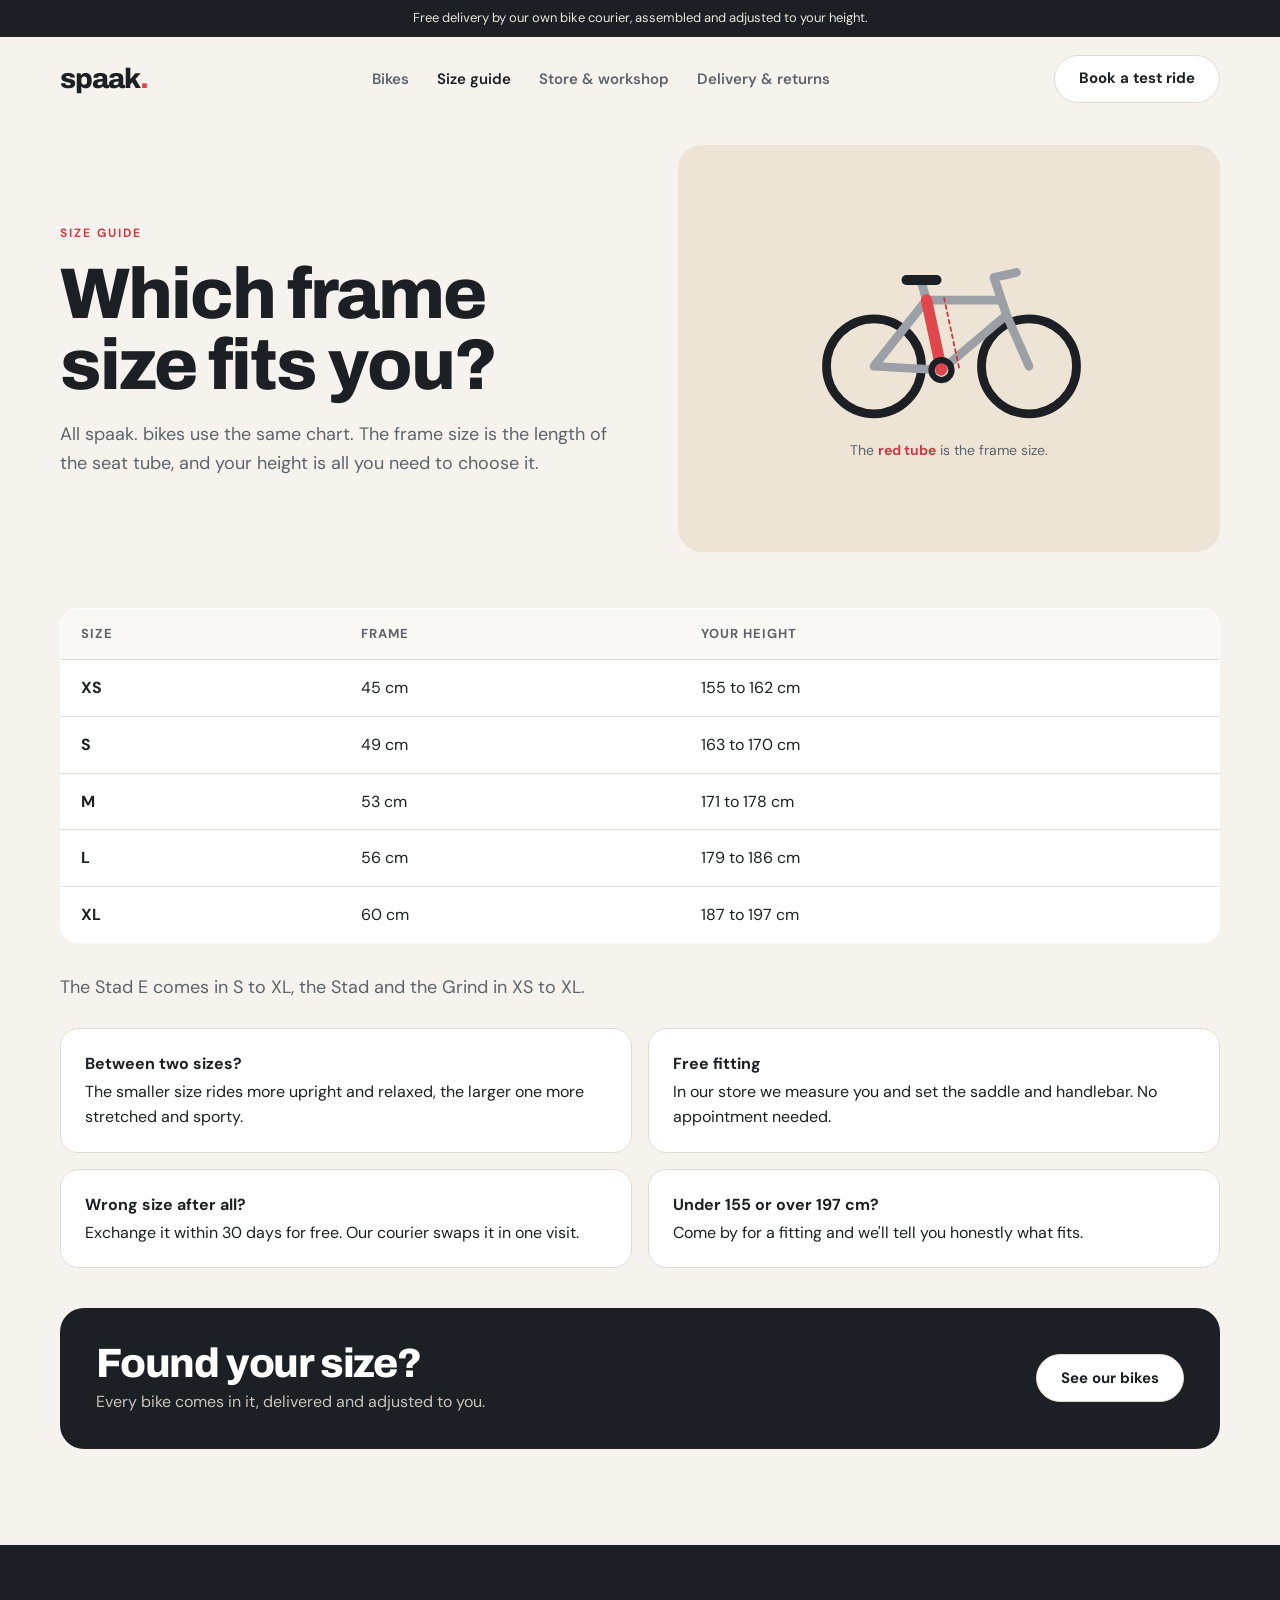
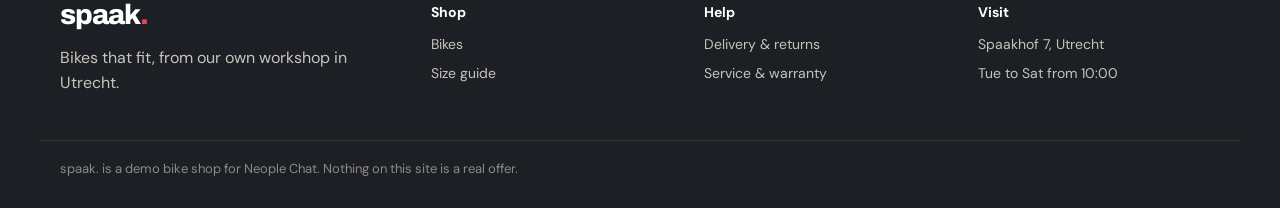
<file: size-guide.html>
<!doctype html>
<html lang="en">
    <head>
        <meta charset="UTF-8" />
        <meta name="viewport" content="width=device-width, initial-scale=1, viewport-fit=cover" />
        <meta name="robots" content="noindex" />
        <title>Size guide · spaak.</title>
        <link rel="preconnect" href="https://fonts.googleapis.com" />
        <link rel="preconnect" href="https://fonts.gstatic.com" crossorigin />
        <link rel="stylesheet" href="https://fonts.googleapis.com/css2?family=Archivo:wght@800&family=DM+Sans:wght@400;600;700&display=swap" />
        <link rel="stylesheet" href="site.css" />
        <style>
            .measure { display: grid; place-content: center; justify-items: center; gap: 16px; aspect-ratio: 4 / 3; border-radius: 24px; background: var(--sand); padding: 32px; }
            .measure .bike { --frame: #9aa0a6; max-width: 520px; }
            .measure p { margin: 0; color: var(--muted); font-size: 14px; }
            .measure p b { color: var(--red-deep); }
        </style>
        <script src="site.js" defer></script>
    </head>
    <body>
        <div class="banner">Free delivery by our own bike courier, assembled and adjusted to your height.</div>
        <header>
            <a class="logo" href="./">spaak<span>.</span></a>
            <nav aria-label="Shop">
                <a href="bikes.html">Bikes</a>
                <a href="size-guide.html" aria-current="page">Size guide</a>
                <a href="store.html">Store &amp; workshop</a>
                <a href="delivery-returns.html">Delivery &amp; returns</a>
            </nav>
            <a class="cta light" href="store.html">Book a test ride</a>
        </header>
        <main>
            <section class="pagehead">
                <div>
                    <span class="eyebrow">Size guide</span>
                    <h1>Which frame size fits you?</h1>
                    <p class="lead">All spaak. bikes use the same chart. The frame size is the length of the seat tube, and your height is all you need to choose it.</p>
                </div>
                <div class="measure">
                    <svg class="bike" viewBox="0 0 240 150" aria-hidden="true"><g fill="none" stroke="currentColor" stroke-linecap="round" stroke-linejoin="round" stroke-width="7"><circle cx="60" cy="105" r="38" /><circle cx="184" cy="105" r="38" /><path class="f" d="M60 105l54 3-12-56zM102 52h60l4 12-52 44M166 64l18 41M102 52l-4-14M162 52l-6-18 18-4" /><path class="seat" d="M114 108 102 52" stroke-width="9" /><path d="M86 36h24" stroke-width="8" /><circle cx="114" cy="108" r="8" stroke-width="5" /><path d="M128 106 116 50" stroke="#c93c42" stroke-width="1.5" stroke-dasharray="3 3" /></g></svg>
                    <p>The <b>red tube</b> is the frame size.</p>
                </div>
            </section>
            <table>
                <thead><tr><th>Size</th><th>Frame</th><th>Your height</th></tr></thead>
                <tbody>
                    <tr><td><strong>XS</strong></td><td>45 cm</td><td>155 to 162 cm</td></tr>
                    <tr><td><strong>S</strong></td><td>49 cm</td><td>163 to 170 cm</td></tr>
                    <tr><td><strong>M</strong></td><td>53 cm</td><td>171 to 178 cm</td></tr>
                    <tr><td><strong>L</strong></td><td>56 cm</td><td>179 to 186 cm</td></tr>
                    <tr><td><strong>XL</strong></td><td>60 cm</td><td>187 to 197 cm</td></tr>
                </tbody>
            </table>
            <p class="lead">The Stad E comes in S to XL, the Stad and the Grind in XS to XL.</p>
            <div class="facts">
                <div class="fact"><strong>Between two sizes?</strong>The smaller size rides more upright and relaxed, the larger one more stretched and sporty.</div>
                <div class="fact"><strong>Free fitting</strong>In our store we measure you and set the saddle and handlebar. No appointment needed.</div>
                <div class="fact"><strong>Wrong size after all?</strong>Exchange it within 30 days for free. Our courier swaps it in one visit.</div>
                <div class="fact"><strong>Under 155 or over 197 cm?</strong>Come by for a fitting and we'll tell you honestly what fits.</div>
            </div>
            <section class="band">
                <div><h2>Found your size?</h2><p>Every bike comes in it, delivered and adjusted to you.</p></div>
                <a class="cta light" href="bikes.html">See our bikes</a>
            </section>
        </main>
        <footer>
            <div class="cols">
                <div><a class="logo" href="./">spaak<span>.</span></a><p>Bikes that fit, from our own workshop in Utrecht.</p></div>
                <div><strong>Shop</strong><a href="bikes.html">Bikes</a><a href="size-guide.html">Size guide</a></div>
                <div><strong>Help</strong><a href="delivery-returns.html">Delivery &amp; returns</a><a href="store.html">Service &amp; warranty</a></div>
                <div><strong>Visit</strong><span>Spaakhof 7, Utrecht</span><span>Tue to Sat from 10:00</span></div>
            </div>
            <p class="fine">spaak. is a demo bike shop for Neople Chat. Nothing on this site is a real offer.</p>
        </footer>
    </body>
</html>
</file>
<file: site.css>
/* spaak., a demo bike shop for Neople Chat: ink and paper, one red for the frame, a sturdy grotesque for the big words. */
:root {
    --ink: #1c1f23;
    --muted: #5d636b;
    --paper: #f6f3ee;
    --sand: #ede4d6;
    --line: #e2dbcf;
    --red: #e0474c;
    --red-deep: #c93c42;
    --moss: #4f6b4a;
    --display: "Archivo", "DM Sans", ui-sans-serif, system-ui, sans-serif;
    --sans: "DM Sans", ui-sans-serif, system-ui, -apple-system, sans-serif;
}
* { box-sizing: border-box; }
body { margin: 0; background: var(--paper); color: var(--ink); font: 16px/1.6 var(--sans); -webkit-font-smoothing: antialiased; }
a { color: inherit; }
img { display: block; max-width: 100%; }
.banner { background: var(--ink); color: #e9e4dc; font-size: 13px; text-align: center; padding: 8px 16px; }
header { display: flex; align-items: center; justify-content: space-between; gap: 24px; max-width: 1200px; margin: 0 auto; padding: 18px 20px; }
.logo { font: 800 28px/1 var(--display); letter-spacing: -1px; text-decoration: none; }
.logo span { color: var(--red); }
nav { display: flex; gap: 28px; font-size: 15px; font-weight: 600; }
nav a { text-decoration: none; color: var(--muted); }
nav a:hover, nav a[aria-current="page"] { color: var(--ink); }
.cta { display: inline-flex; align-items: center; gap: 8px; height: 48px; padding: 0 24px; border: 0; border-radius: 999px; background: var(--red-deep); color: #fff; text-decoration: none; font: 700 15px/1 var(--sans); cursor: pointer; transition: transform .15s ease, background .15s ease; }
.cta:hover { background: #b5343a; transform: translateY(-1px); }
.cta.light { background: #fff; color: var(--ink); border: 1px solid var(--line); }
.cta.ghost { background: rgba(255,255,255,.14); color: #fff; border: 1px solid rgba(255,255,255,.45); backdrop-filter: blur(6px); }
.actions { display: flex; flex-wrap: wrap; gap: 12px; }
main { max-width: 1200px; margin: 0 auto; padding: 8px 20px 24px; }
.eyebrow { font-size: 12px; letter-spacing: 2px; text-transform: uppercase; color: var(--red-deep); font-weight: 700; }
h1 { font: 800 clamp(40px, 5.6vw, 72px)/1.0 var(--display); letter-spacing: -2px; margin: 14px 0 18px; }
h2 { font: 800 clamp(28px, 3.2vw, 42px)/1.05 var(--display); letter-spacing: -1.2px; margin: 0 0 14px; }
h3 { font: 800 22px/1.2 var(--display); letter-spacing: -0.5px; margin: 0; }
.lead { font-size: 18px; color: var(--muted); max-width: 52ch; margin: 0 0 26px; }
section { margin-bottom: 72px; }

/* The home page opens on a photo; the copy sits on a dark scrim so it reads on any frame of it. */
.hero-photo { position: relative; display: flex; align-items: flex-end; min-height: 580px; overflow: hidden; border-radius: 28px; background: var(--ink); margin: 8px 0 28px; }
.hero-photo > img { position: absolute; inset: 0; width: 100%; height: 100%; object-fit: cover; }
.hero-photo::after { content: ""; position: absolute; inset: 0; background: linear-gradient(90deg, rgba(18,20,23,.84), rgba(18,20,23,.5) 48%, rgba(18,20,23,0) 82%); }
.hero-copy { position: relative; z-index: 1; max-width: 640px; padding: 56px; color: #fff; }
.hero-copy .eyebrow { color: #ffb4b6; }
.hero-copy p { margin: 0 0 28px; color: rgba(255,255,255,.84); font-size: 18px; }

.usps { display: grid; grid-template-columns: repeat(4, minmax(0, 1fr)); gap: 16px; margin-bottom: 72px; }
.usp { display: grid; grid-template-columns: 40px 1fr; gap: 2px 12px; align-items: start; padding: 18px 20px; border-radius: 18px; background: #fff; border: 1px solid var(--line); }
.usp svg { grid-row: span 2; width: 40px; height: 40px; padding: 9px; border-radius: 12px; background: #fbe9e9; color: var(--red-deep); }
.usp strong { font-size: 15px; }
.usp span { color: var(--muted); font-size: 14px; }

.section-head { display: flex; align-items: flex-end; justify-content: space-between; gap: 24px; margin-bottom: 22px; }
.section-head h2 { margin: 0; }
.section-head a { font-weight: 700; color: var(--red-deep); text-decoration: none; white-space: nowrap; }

.cards { display: grid; grid-template-columns: repeat(3, minmax(0, 1fr)); gap: 22px; }
.card { display: flex; flex-direction: column; overflow: hidden; border-radius: 22px; background: #fff; border: 1px solid var(--line); text-decoration: none; transition: transform .18s ease, box-shadow .18s ease; }
a.card:hover { transform: translateY(-3px); box-shadow: 0 18px 40px -22px rgba(28,31,35,.35); }
.card .photo { aspect-ratio: 4 / 3; overflow: hidden; background: var(--sand); }
.card .photo img { width: 100%; height: 100%; object-fit: cover; }
.card-body { display: flex; flex-direction: column; flex: 1; gap: 8px; padding: 22px 24px 24px; }
.card-body p { margin: 0; color: var(--muted); }
.kind { font-size: 12px; letter-spacing: 1.6px; text-transform: uppercase; font-weight: 700; color: var(--muted); }
.buy { display: flex; align-items: center; justify-content: space-between; margin-top: auto; padding-top: 12px; }
.price { font: 800 20px/1 var(--display); }
.swatches { display: flex; gap: 6px; }
.swatches i { width: 16px; height: 16px; border-radius: 50%; border: 1px solid rgba(0,0,0,.12); }

.split { display: grid; grid-template-columns: 1fr 1fr; gap: 48px; align-items: center; }
.split > img { width: 100%; aspect-ratio: 5 / 4; object-fit: cover; border-radius: 24px; }
.split p { color: var(--muted); font-size: 17px; margin: 0 0 24px; }

.band { display: flex; align-items: center; justify-content: space-between; gap: 24px; padding: 34px 36px; border-radius: 24px; background: var(--ink); color: #fff; }
.band h2 { margin: 0 0 4px; }
.band p { margin: 0; color: #c9c4bb; }
.try { padding: 30px 34px; border-radius: 24px; background: var(--sand); }
.try ul { display: grid; grid-template-columns: repeat(2, minmax(0, 1fr)); gap: 8px 28px; margin: 14px 0 0; padding-left: 20px; }

/* Inner pages open with their title beside a photo. */
.pagehead { display: grid; grid-template-columns: 1.05fr 1fr; gap: 48px; align-items: center; margin: 16px 0 56px; }
.pagehead > img { width: 100%; aspect-ratio: 4 / 3; object-fit: cover; border-radius: 24px; }
.pagehead .lead { margin-bottom: 0; }

.models { display: grid; gap: 28px; }
.model { display: grid; grid-template-columns: 1.1fr 1fr; overflow: hidden; border-radius: 24px; background: #fff; border: 1px solid var(--line); scroll-margin-top: 20px; }
.model > img { width: 100%; height: 100%; min-height: 340px; object-fit: cover; }
.model .card-body { justify-content: center; padding: 36px 40px; }
.specs { margin: 8px 0 0; padding-left: 18px; color: var(--muted); }
.specs li { margin: 4px 0; }

table { width: 100%; border-collapse: collapse; margin: 18px 0 30px; background: #fff; border-radius: 18px; overflow: hidden; border: 1px solid var(--line); }
th, td { text-align: left; padding: 15px 20px; border-bottom: 1px solid var(--line); vertical-align: top; }
th { font-size: 13px; text-transform: uppercase; letter-spacing: 1px; color: var(--muted); background: #faf8f4; }
tr:last-child td { border-bottom: 0; }
.facts { display: grid; grid-template-columns: repeat(2, minmax(0, 1fr)); gap: 16px; margin: 10px 0 40px; }
.fact { padding: 22px 24px; border-radius: 18px; background: #fff; border: 1px solid var(--line); }
.fact strong { display: block; margin-bottom: 2px; }
.steps { counter-reset: step; list-style: none; padding: 0; margin: 18px 0 30px; display: grid; gap: 14px; }
.steps li { counter-increment: step; display: grid; grid-template-columns: 40px 1fr; gap: 14px; align-items: center; }
.steps li::before { content: counter(step); display: grid; place-items: center; width: 36px; height: 36px; border-radius: 50%; background: var(--ink); color: #fff; font-weight: 700; }
.form { display: grid; gap: 14px; max-width: 460px; padding: 26px; border-radius: 22px; background: #fff; border: 1px solid var(--line); margin: 0 0 40px; }
.form label { display: grid; gap: 6px; font-weight: 600; font-size: 14px; }
.form input { height: 46px; padding: 0 14px; border: 1px solid var(--line); border-radius: 12px; background: var(--paper); font: inherit; }
.form output { color: var(--moss); font-weight: 600; }
.bike { width: 100%; height: auto; color: var(--ink); --frame: var(--red); }
.bike .f { stroke: var(--frame); }
.bike .seat { stroke: var(--red); }

footer { background: var(--ink); color: #c9c4bb; }
footer .cols { display: grid; grid-template-columns: 1.4fr repeat(3, minmax(0, 1fr)); gap: 32px; max-width: 1200px; margin: 0 auto; padding: 56px 20px 28px; }
footer .logo { color: #fff; }
footer strong { display: block; margin-bottom: 10px; color: #fff; font-size: 14px; }
footer .cols > div > a, footer .cols > div > span { display: block; margin: 6px 0; color: #c9c4bb; text-decoration: none; font-size: 14px; }
footer .cols a:hover { color: #fff; }
footer .cols a.logo { margin: 0 0 10px; color: #fff; font: 800 28px/1 var(--display); }
footer .fine { max-width: 1200px; margin: 0 auto; padding: 18px 20px 28px; border-top: 1px solid rgba(255,255,255,.1); font-size: 13px; color: #8f8a82; }

@media (max-width: 900px) {
    .usps { grid-template-columns: repeat(2, minmax(0, 1fr)); }
    .cards { grid-template-columns: 1fr; }
    .split, .pagehead, .model { grid-template-columns: 1fr; }
    .model > img { min-height: 0; aspect-ratio: 4 / 3; }
    footer .cols { grid-template-columns: repeat(2, minmax(0, 1fr)); }
}
@media (max-width: 760px) {
    nav { display: none; }
    .hero-photo { min-height: 520px; }
    .hero-copy { padding: 28px; }
    .hero-photo::after { background: linear-gradient(0deg, rgba(18,20,23,.88), rgba(18,20,23,.35) 70%, rgba(18,20,23,.1)); }
    .usps, .facts, .try ul { grid-template-columns: 1fr; }
    .band { flex-direction: column; align-items: flex-start; }
    .section-head { flex-direction: column; align-items: flex-start; }
}
</file>
